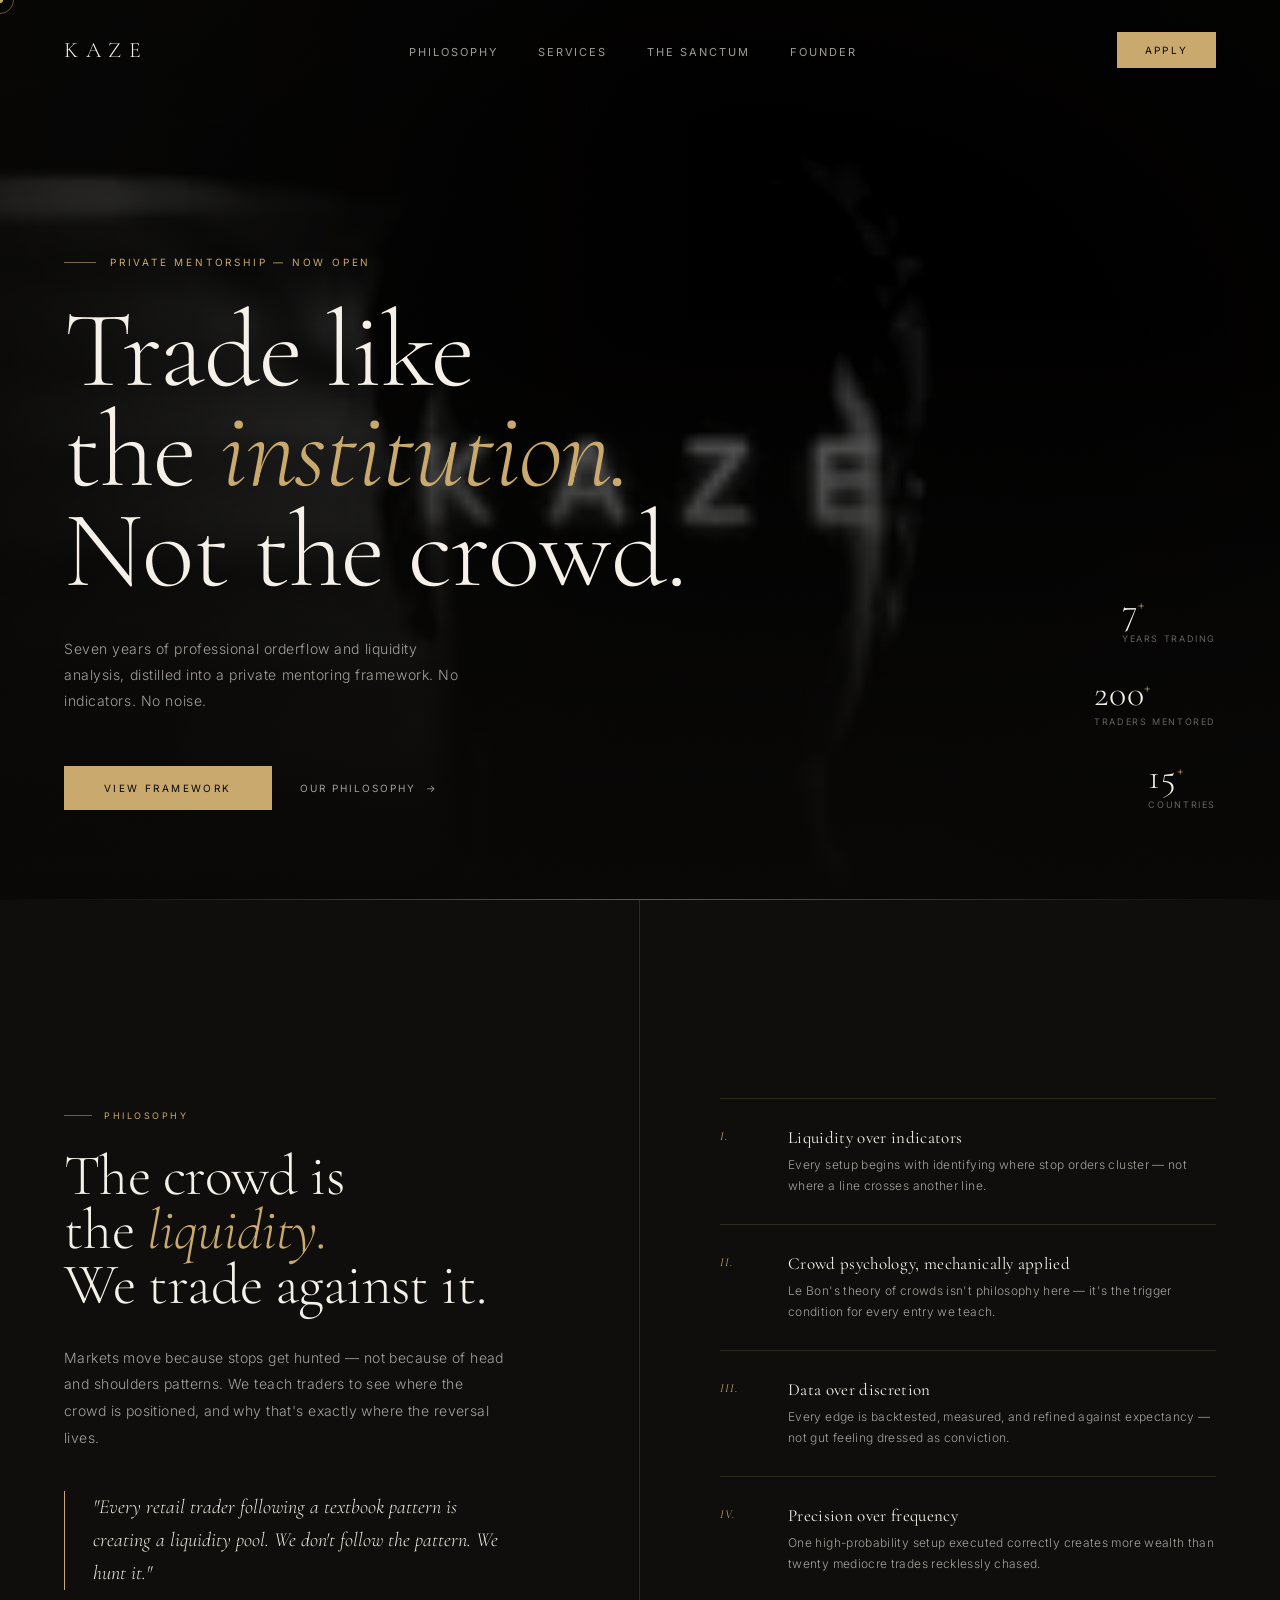
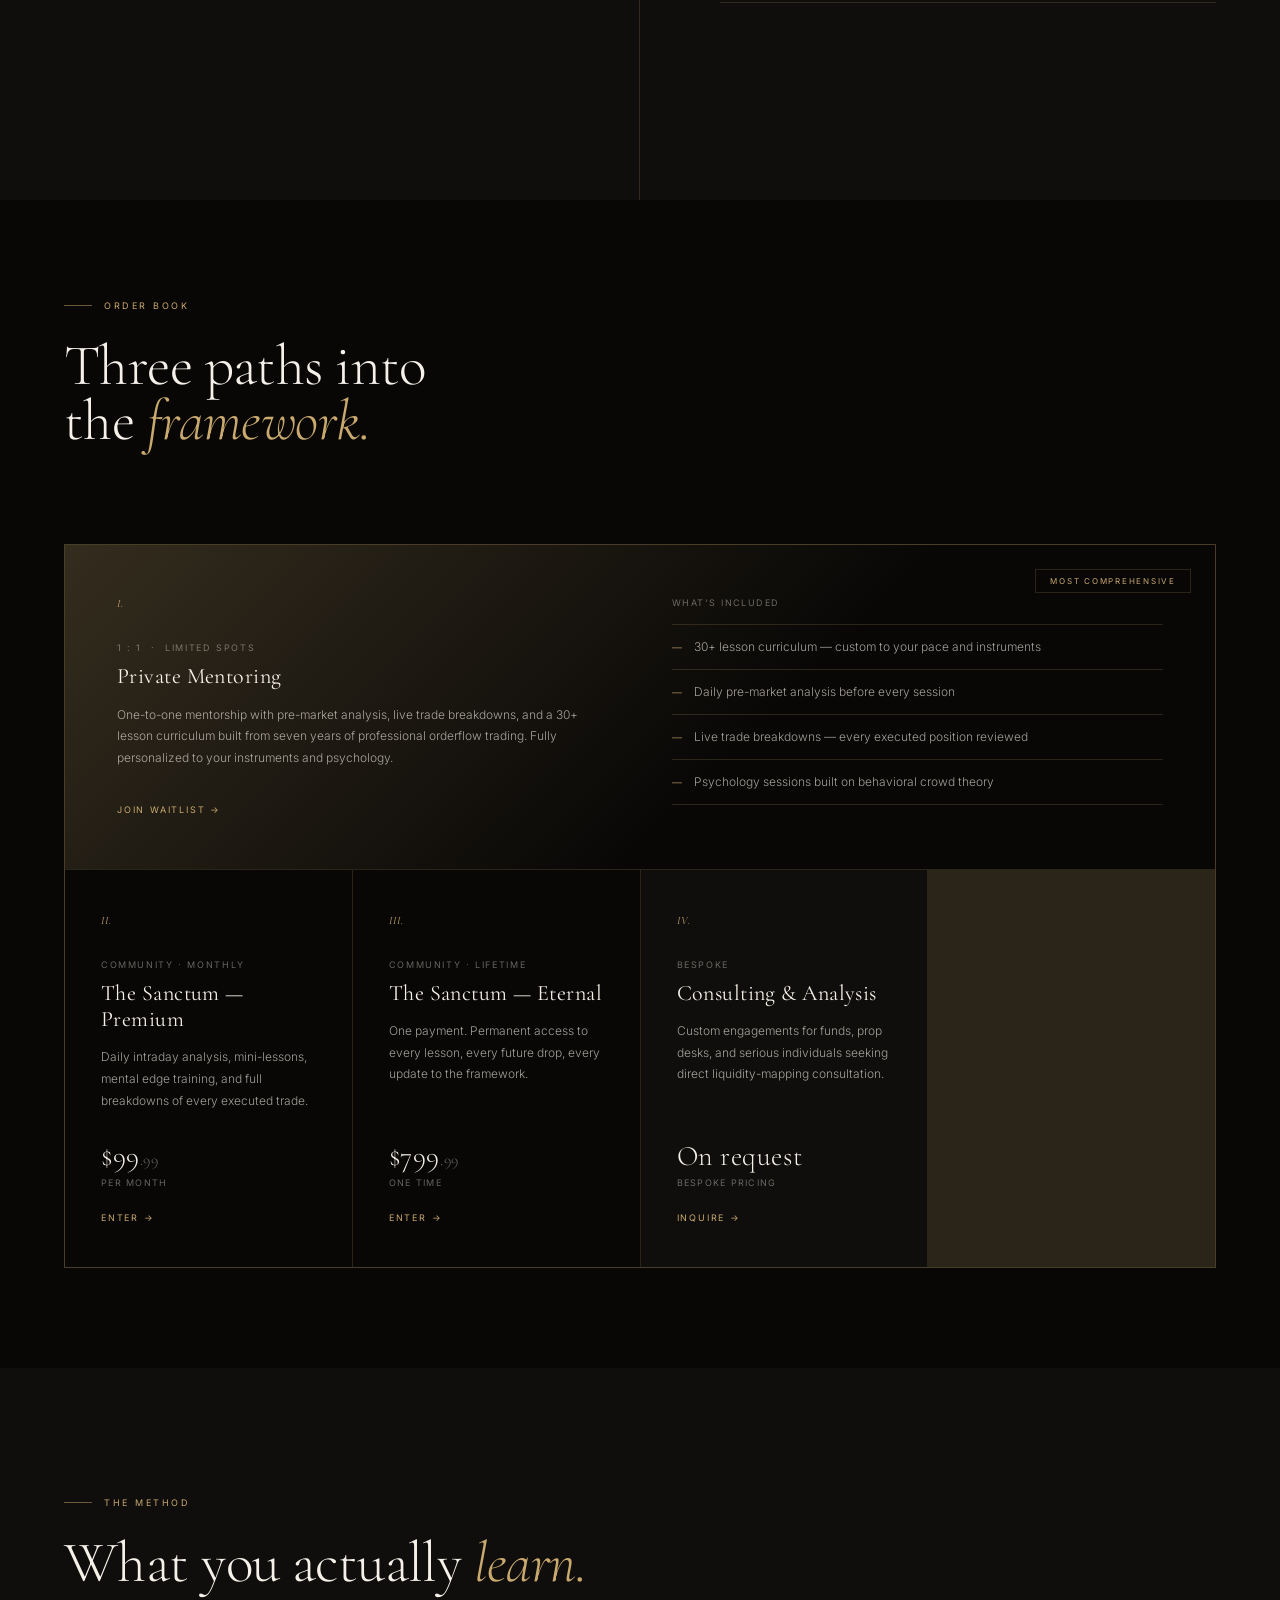
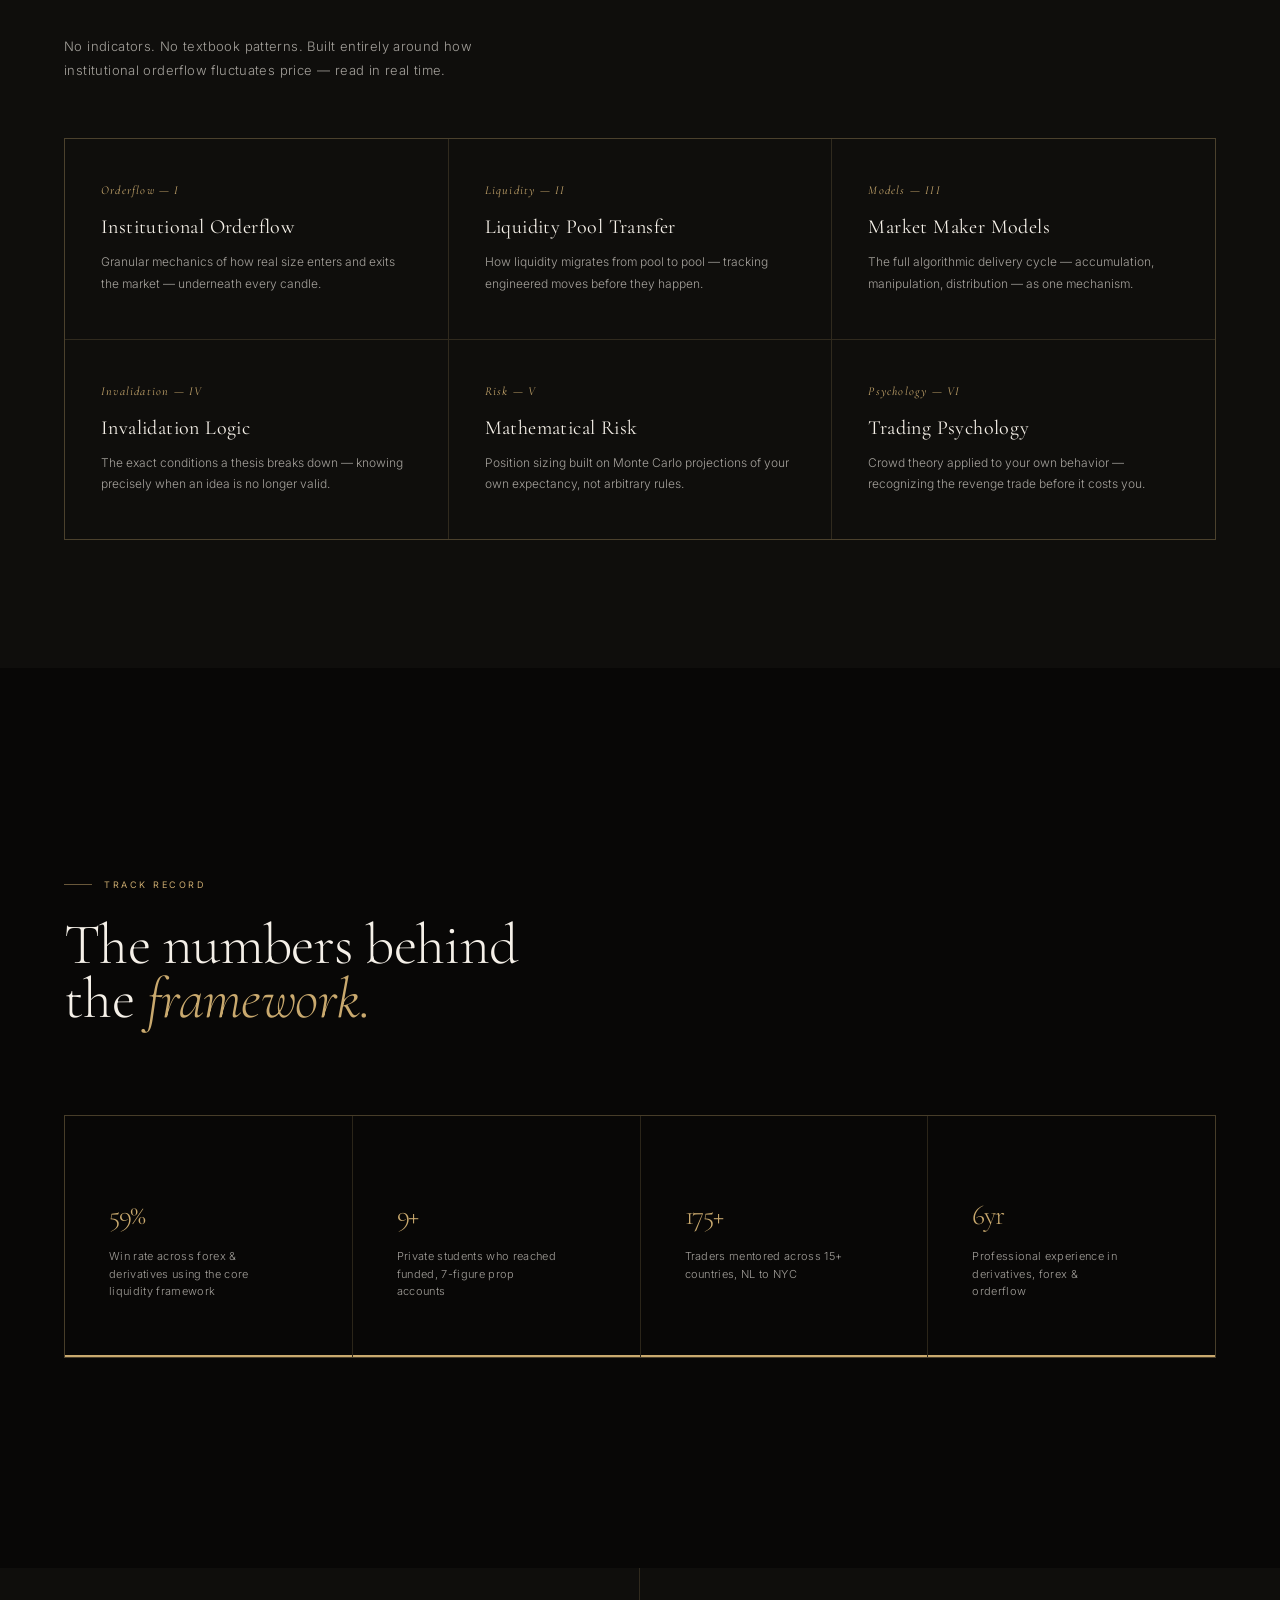
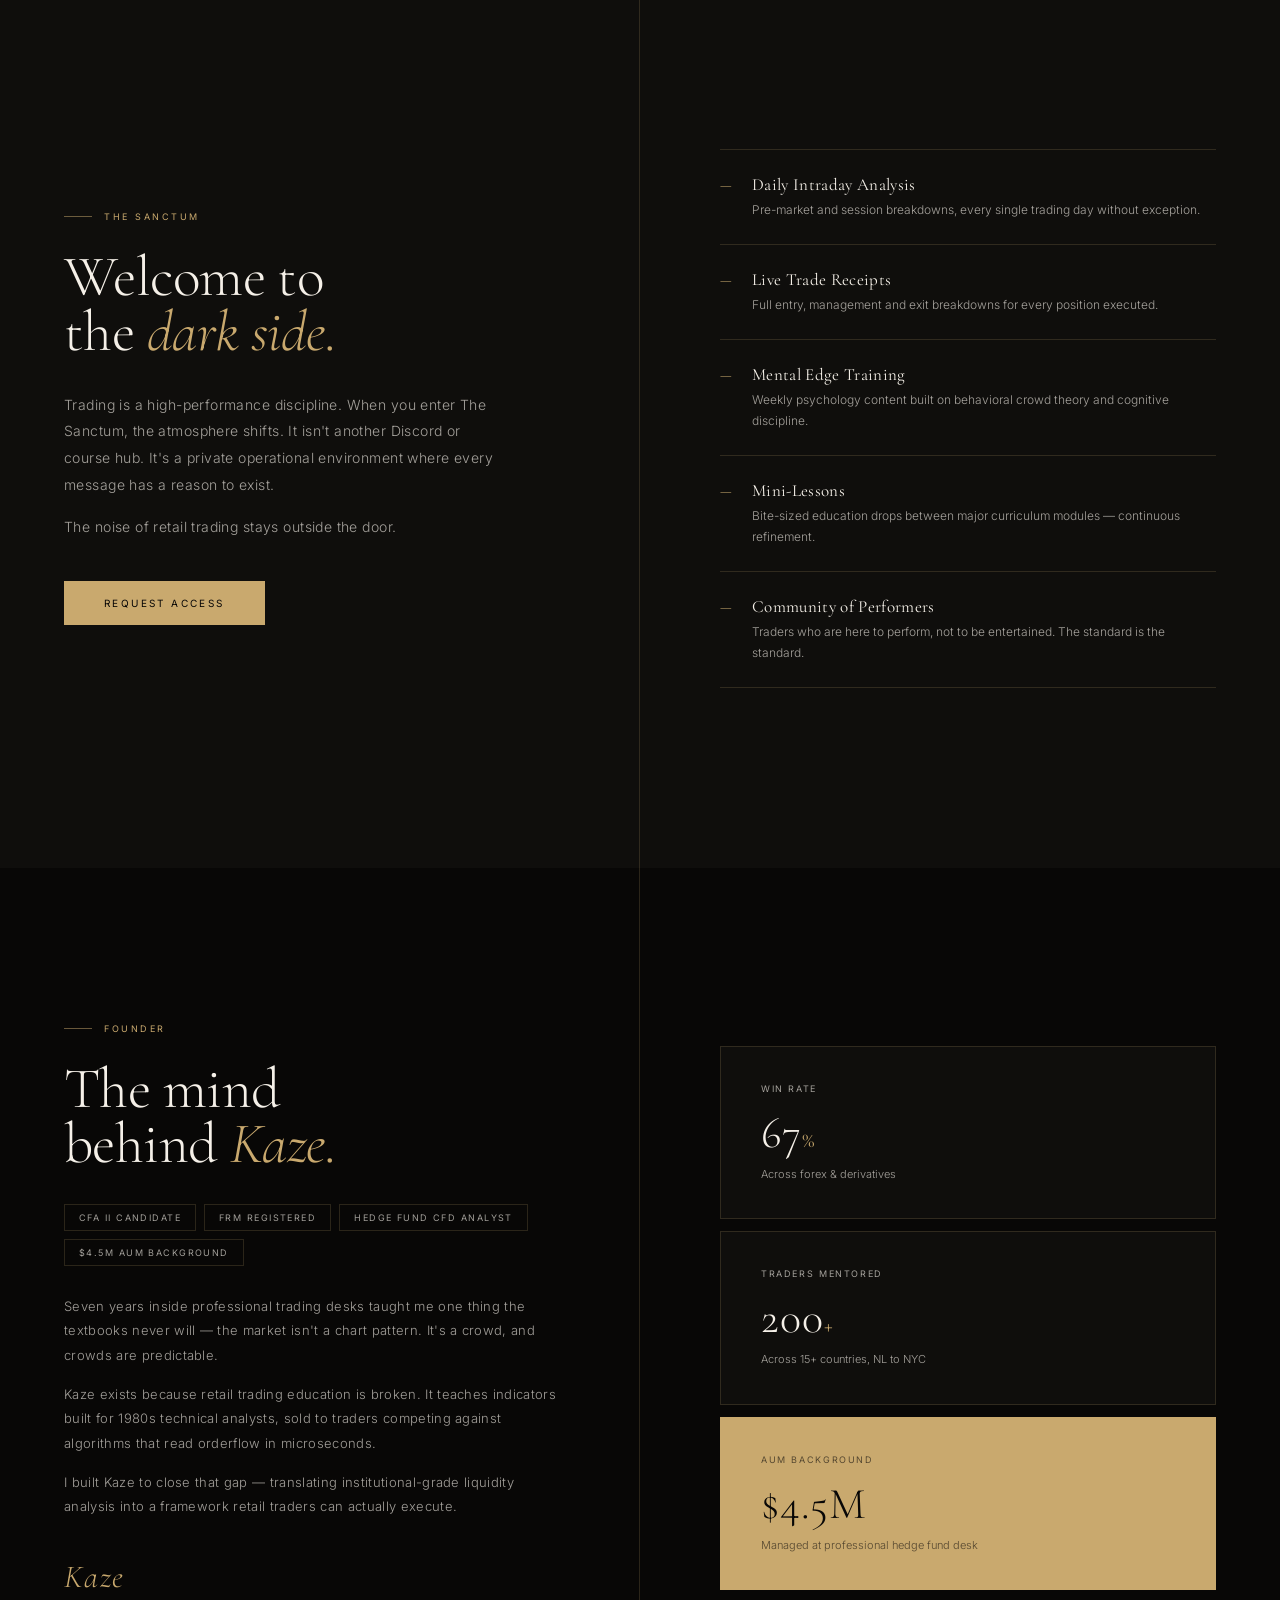
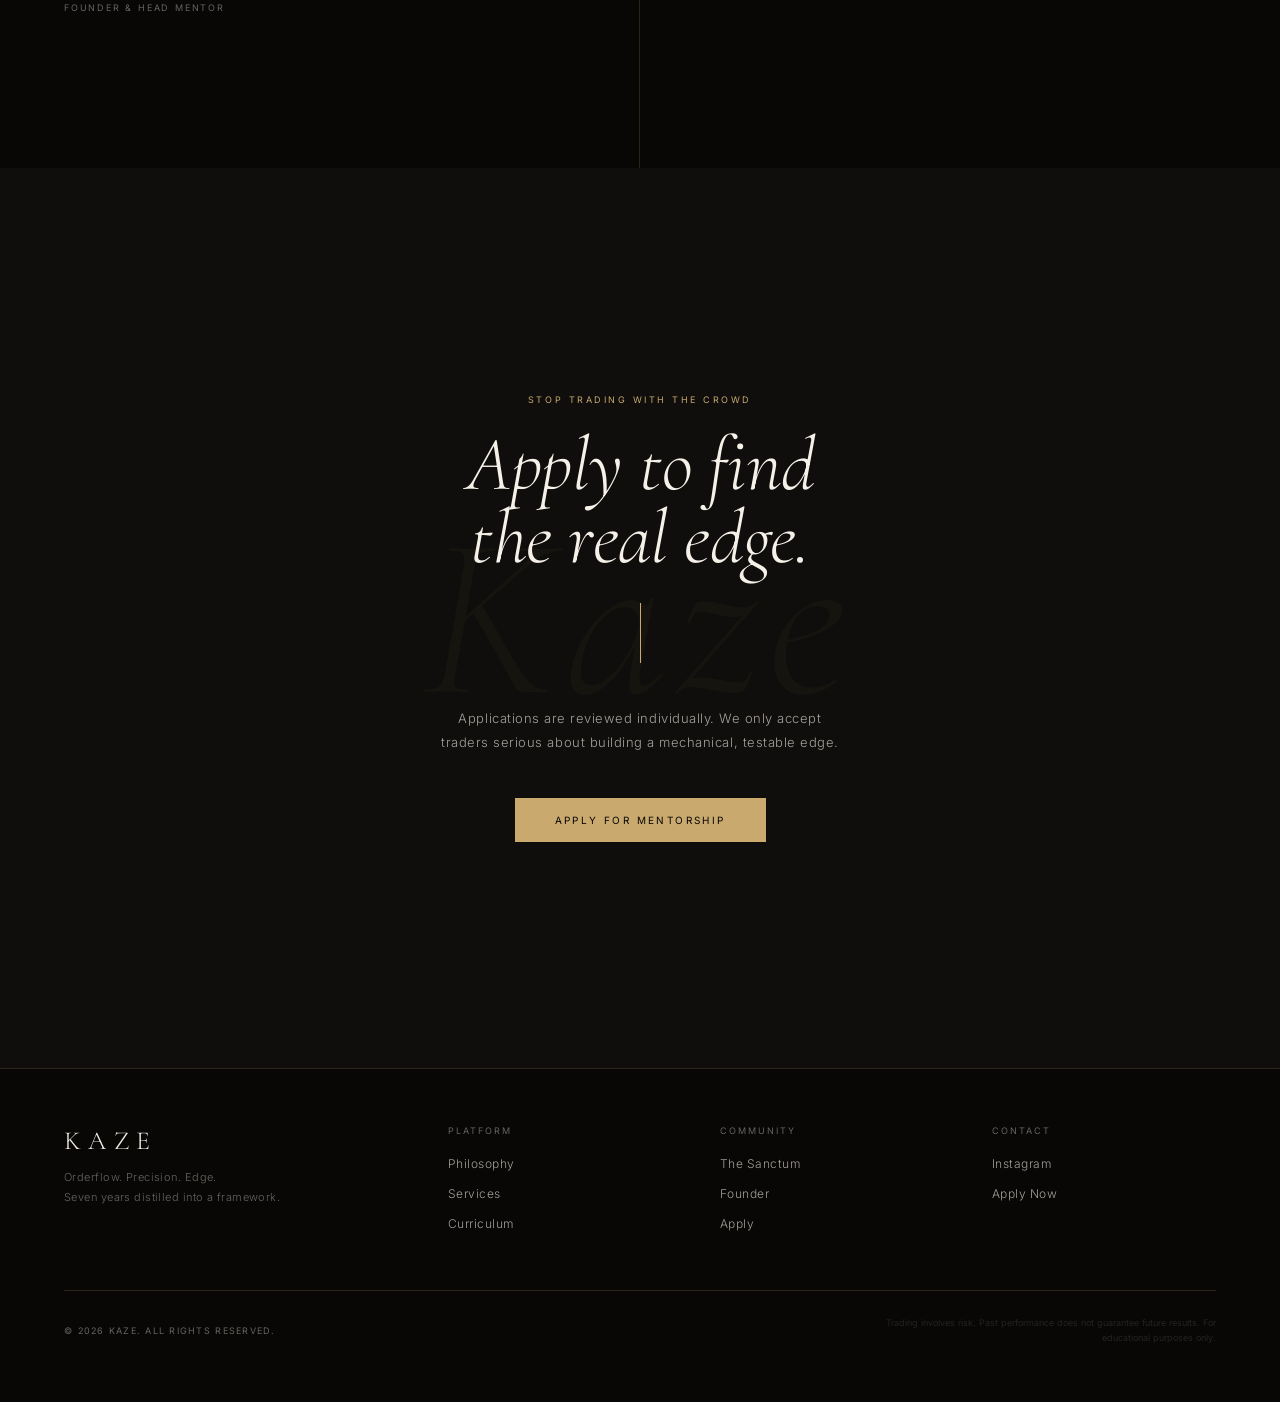
<file: index.html>
<!DOCTYPE html>
<html lang="en">
<head>
<meta charset="UTF-8">
<meta name="viewport" content="width=device-width, initial-scale=1.0">
<title>KAZE</title>
<link href="https://fonts.googleapis.com/css2?family=Cormorant+Garamond:ital,wght@0,300;0,400;0,500;0,600;1,300;1,400;1,500&family=Inter:wght@300;400;500&family=Cormorant:wght@300;400&display=swap" rel="stylesheet">
<link rel="stylesheet" href="style.css">
</head>
<body>

<div id="cur"></div>
<div id="cur-ring"></div>

<!-- NAV -->
<nav id="nav">
  <a href="#hero" class="nav-logo">Kaze</a>
  <ul class="nav-links">
    <li><a href="#philosophy">Philosophy</a></li>
    <li><a href="#services">Services</a></li>
    <li><a href="#cult">The Sanctum</a></li>
    <li><a href="#founder">Founder</a></li>
  </ul>
  <a href="https://instagram.com/kaze_trd" class="nav-cta">Apply</a>
</nav>

<!-- ═══ HERO ═══ -->
<section class="panel" id="hero">
  <div class="hero-bg">
    <img src="hero.png" alt="Kaze">
  </div>
  <div class="hero-vignette"></div>
  <div class="hero-gradient"></div>
  <div class="hero-grain"></div>
  <div class="hero-line"></div>

  <div class="hero-content">
    <div class="hero-pre">Private Mentorship — Now Open</div>
    <h1 class="hero-h1">
      Trade like<br>
      the <em>institution.</em><br>
      Not the crowd.
    </h1>
    <p class="hero-sub">Seven years of professional orderflow and liquidity analysis, distilled into a private mentoring framework. No indicators. No noise.</p>
    <div class="hero-actions">
      <a href="#services" class="btn-gold">View Framework</a>
      <a href="#philosophy" class="btn-text">Our Philosophy <span>→</span></a>
    </div>
  </div>

  <div class="hero-aside">
    <div>
      <div class="h-stat-n">7<sup>+</sup></div>
      <div class="h-stat-l">Years Trading</div>
    </div>
    <div>
      <div class="h-stat-n">200<sup>+</sup></div>
      <div class="h-stat-l">Traders Mentored</div>
    </div>
    <div>
      <div class="h-stat-n">15<sup>+</sup></div>
      <div class="h-stat-l">Countries</div>
    </div>
  </div>
</section>

<!-- ═══ PHILOSOPHY ═══ -->
<section class="panel" id="philosophy">
  <div class="phil-inner">
    <div class="phil-left">
      <div class="sec-eyebrow r">Philosophy</div>
      <h2 class="sec-h r d1">The crowd is<br>the <em>liquidity.</em><br>We trade against it.</h2>
      <p class="sec-body r d2">Markets move because stops get hunted — not because of head and shoulders patterns. We teach traders to see where the crowd is positioned, and why that's exactly where the reversal lives.</p>
      <blockquote class="phil-quote r d3">"Every retail trader following a textbook pattern is creating a liquidity pool. We don't follow the pattern. We hunt it."</blockquote>
    </div>
    <div class="phil-right">
      <div class="pillars r d2">
        <div class="pillar">
          <div class="p-code">I.</div>
          <div>
            <div class="p-name">Liquidity over indicators</div>
            <div class="p-desc">Every setup begins with identifying where stop orders cluster — not where a line crosses another line.</div>
          </div>
        </div>
        <div class="pillar">
          <div class="p-code">II.</div>
          <div>
            <div class="p-name">Crowd psychology, mechanically applied</div>
            <div class="p-desc">Le Bon's theory of crowds isn't philosophy here — it's the trigger condition for every entry we teach.</div>
          </div>
        </div>
        <div class="pillar">
          <div class="p-code">III.</div>
          <div>
            <div class="p-name">Data over discretion</div>
            <div class="p-desc">Every edge is backtested, measured, and refined against expectancy — not gut feeling dressed as conviction.</div>
          </div>
        </div>
        <div class="pillar">
          <div class="p-code">IV.</div>
          <div>
            <div class="p-name">Precision over frequency</div>
            <div class="p-desc">One high-probability setup executed correctly creates more wealth than twenty mediocre trades recklessly chased.</div>
          </div>
        </div>
      </div>
    </div>
  </div>
</section>

<!-- ═══ SERVICES ═══ -->
<section class="panel" id="services">
  <div class="svc-top">
    <div class="sec-eyebrow r">Order Book</div>
    <h2 class="sec-h r d1">Three paths into<br>the <em>framework.</em></h2>
  </div>
  <div class="svc-grid r d2">
    <div class="svc-card feat">
      <div class="feat-badge">Most Comprehensive</div>
      <div>
        <div class="svc-num">I.</div>
        <div class="svc-type">1 : 1 &nbsp;·&nbsp; Limited Spots</div>
        <div class="svc-name">Private Mentoring</div>
        <div class="svc-desc">One-to-one mentorship with pre-market analysis, live trade breakdowns, and a 30+ lesson curriculum built from seven years of professional orderflow trading. Fully personalized to your instruments and psychology.</div>
        <a href="https://instagram.com/kaze_trd" class="svc-link">Join Waitlist →</a>
      </div>
      <div>
        <div style="font-size:9px;letter-spacing:.16em;text-transform:uppercase;color:var(--muted);margin-bottom:8px;">What's included</div>
        <ul class="feat-includes">
          <li>30+ lesson curriculum — custom to your pace and instruments</li>
          <li>Daily pre-market analysis before every session</li>
          <li>Live trade breakdowns — every executed position reviewed</li>
          <li>Psychology sessions built on behavioral crowd theory</li>
        </ul>
      </div>
    </div>
    <div class="svc-card">
      <div class="svc-num">II.</div>
      <div class="svc-type">Community · Monthly</div>
      <div class="svc-name">The Sanctum — Premium</div>
      <div class="svc-desc">Daily intraday analysis, mini-lessons, mental edge training, and full breakdowns of every executed trade.</div>
      <div class="svc-price">$99<span style="font-size:16px;color:var(--muted)">.99</span></div>
      <div class="svc-plabel">per month</div>
      <a href="#cult" class="svc-link">Enter →</a>
    </div>
    <div class="svc-card">
      <div class="svc-num">III.</div>
      <div class="svc-type">Community · Lifetime</div>
      <div class="svc-name">The Sanctum — Eternal</div>
      <div class="svc-desc">One payment. Permanent access to every lesson, every future drop, every update to the framework.</div>
      <div class="svc-price">$799<span style="font-size:16px;color:var(--muted)">.99</span></div>
      <div class="svc-plabel">one time</div>
      <a href="#cult" class="svc-link">Enter →</a>
    </div>
    <div class="svc-card" style="background:var(--black2);">
      <div class="svc-num">IV.</div>
      <div class="svc-type">Bespoke</div>
      <div class="svc-name">Consulting & Analysis</div>
      <div class="svc-desc">Custom engagements for funds, prop desks, and serious individuals seeking direct liquidity-mapping consultation.</div>
      <div class="svc-price">On request</div>
      <div class="svc-plabel">bespoke pricing</div>
      <a href="#cta" class="svc-link">Inquire →</a>
    </div>
  </div>
</section>

<!-- ═══ CURRICULUM ═══ -->
<section class="panel" id="curriculum">
  <div class="sec-eyebrow r">The Method</div>
  <h2 class="sec-h r d1">What you actually <em>learn.</em></h2>
  <p class="r d2" style="font-size:13px;font-weight:300;color:var(--muted2);max-width:480px;line-height:1.85;margin-top:12px;letter-spacing:.03em;">No indicators. No textbook patterns. Built entirely around how institutional orderflow fluctuates price — read in real time.</p>
  <div class="curr-grid r d2">
    <div class="curr-item"><span class="curr-abbr">Orderflow — I</span><div class="curr-name">Institutional Orderflow</div><div class="curr-desc">Granular mechanics of how real size enters and exits the market — underneath every candle.</div></div>
    <div class="curr-item"><span class="curr-abbr">Liquidity — II</span><div class="curr-name">Liquidity Pool Transfer</div><div class="curr-desc">How liquidity migrates from pool to pool — tracking engineered moves before they happen.</div></div>
    <div class="curr-item"><span class="curr-abbr">Models — III</span><div class="curr-name">Market Maker Models</div><div class="curr-desc">The full algorithmic delivery cycle — accumulation, manipulation, distribution — as one mechanism.</div></div>
    <div class="curr-item"><span class="curr-abbr">Invalidation — IV</span><div class="curr-name">Invalidation Logic</div><div class="curr-desc">The exact conditions a thesis breaks down — knowing precisely when an idea is no longer valid.</div></div>
    <div class="curr-item"><span class="curr-abbr">Risk — V</span><div class="curr-name">Mathematical Risk</div><div class="curr-desc">Position sizing built on Monte Carlo projections of your own expectancy, not arbitrary rules.</div></div>
    <div class="curr-item"><span class="curr-abbr">Psychology — VI</span><div class="curr-name">Trading Psychology</div><div class="curr-desc">Crowd theory applied to your own behavior — recognizing the revenge trade before it costs you.</div></div>
  </div>
</section>

<!-- ═══ TRACK RECORD ═══ -->
<section class="panel" id="record">
  <div class="sec-eyebrow r">Track Record</div>
  <h2 class="sec-h r d1">The numbers behind<br>the <em>framework.</em></h2>
  <div class="record-grid r d2">
    <div class="rec-item"><div class="rec-n"><span class="cnt" data-t="67">0</span><span>%</span></div><div class="rec-l">Win rate across forex & derivatives using the core liquidity framework</div></div>
    <div class="rec-item"><div class="rec-n"><span class="cnt" data-t="10">0</span><span>+</span></div><div class="rec-l">Private students who reached funded, 7-figure prop accounts</div></div>
    <div class="rec-item"><div class="rec-n"><span class="cnt" data-t="200">0</span><span>+</span></div><div class="rec-l">Traders mentored across 15+ countries, NL to NYC</div></div>
    <div class="rec-item"><div class="rec-n"><span class="cnt" data-t="7">0</span><span style="font-size:28px;color:var(--gold)">yr</span></div><div class="rec-l">Professional experience in derivatives, forex & orderflow</div></div>
  </div>
</section>

<!-- ═══ SANCTUM / CULT ═══ -->
<section class="panel" id="cult">
  <div class="cult-inner">
    <div class="cult-left">
      <div class="sec-eyebrow r">The Sanctum</div>
      <h2 class="sec-h r d1">Welcome to<br>the <em>dark side.</em></h2>
      <p class="sec-body r d2">Trading is a high-performance discipline. When you enter The Sanctum, the atmosphere shifts. It isn't another Discord or course hub. It's a private operational environment where every message has a reason to exist.</p>
      <p class="sec-body r d3" style="margin-top:16px;">The noise of retail trading stays outside the door.</p>
      <div style="margin-top:40px" class="r d3">
        <a href="#cta" class="btn-gold">Request Access</a>
      </div>
    </div>
    <div class="cult-right r d2">
      <div class="cult-feat">
        <div class="cf-dash">—</div>
        <div>
          <div class="cf-name">Daily Intraday Analysis</div>
          <div class="cf-desc">Pre-market and session breakdowns, every single trading day without exception.</div>
        </div>
      </div>
      <div class="cult-feat">
        <div class="cf-dash">—</div>
        <div>
          <div class="cf-name">Live Trade Receipts</div>
          <div class="cf-desc">Full entry, management and exit breakdowns for every position executed.</div>
        </div>
      </div>
      <div class="cult-feat">
        <div class="cf-dash">—</div>
        <div>
          <div class="cf-name">Mental Edge Training</div>
          <div class="cf-desc">Weekly psychology content built on behavioral crowd theory and cognitive discipline.</div>
        </div>
      </div>
      <div class="cult-feat">
        <div class="cf-dash">—</div>
        <div>
          <div class="cf-name">Mini-Lessons</div>
          <div class="cf-desc">Bite-sized education drops between major curriculum modules — continuous refinement.</div>
        </div>
      </div>
      <div class="cult-feat">
        <div class="cf-dash">—</div>
        <div>
          <div class="cf-name">Community of Performers</div>
          <div class="cf-desc">Traders who are here to perform, not to be entertained. The standard is the standard.</div>
        </div>
      </div>
    </div>
  </div>
</section>

<!-- ═══ FOUNDER ═══ -->
<section class="panel" id="founder">
  <div class="founder-inner">
    <div class="founder-left">
      <div class="sec-eyebrow r">Founder</div>
      <h2 class="sec-h r d1">The mind<br>behind <em>Kaze.</em></h2>
      <div class="cred-list r d2">
        <span class="cred">CFA II Candidate</span>
        <span class="cred">FRM Registered</span>
        <span class="cred">Hedge Fund CFD Analyst</span>
        <span class="cred">$4.5M AUM Background</span>
      </div>
      <p class="founder-bio r d3">Seven years inside professional trading desks taught me one thing the textbooks never will — the market isn't a chart pattern. It's a crowd, and crowds are predictable.</p>
      <p class="founder-bio r">Kaze exists because retail trading education is broken. It teaches indicators built for 1980s technical analysts, sold to traders competing against algorithms that read orderflow in microseconds.</p>
      <p class="founder-bio r d1">I built Kaze to close that gap — translating institutional-grade liquidity analysis into a framework retail traders can actually execute.</p>
      <div class="founder-sig r d2">Kaze</div>
      <div class="founder-role r d3">Founder & Head Mentor</div>
    </div>
    <div class="founder-right r d2">
      <div class="f-card">
        <div class="fc-label">Win Rate</div>
        <div class="fc-n">67<span style="font-size:22px;color:var(--gold)">%</span></div>
        <div class="fc-sub">Across forex & derivatives</div>
      </div>
      <div class="f-card">
        <div class="fc-label">Traders Mentored</div>
        <div class="fc-n">200<span style="font-size:22px;color:var(--gold)">+</span></div>
        <div class="fc-sub">Across 15+ countries, NL to NYC</div>
      </div>
      <div class="f-card gold-card">
        <div class="fc-label">AUM Background</div>
        <div class="fc-n">$4.5M</div>
        <div class="fc-sub">Managed at professional hedge fund desk</div>
      </div>
    </div>
  </div>
</section>

<!-- ═══ CTA ═══ -->
<section class="panel" id="cta">
  <div class="cta-bg-word">Kaze</div>
  <div class="cta-inner">
    <div class="cta-eyebrow r">Stop Trading With The Crowd</div>
    <h2 class="cta-h r d1">Apply to find<br>the real edge.</h2>
    <div class="cta-line r d2"></div>
    <p class="cta-sub r d2">Applications are reviewed individually. We only accept traders serious about building a mechanical, testable edge.</p>
    <a href="https://instagram.com/kaze_trd" class="btn-gold r d3">Apply for Mentorship</a>
  </div>
</section>

<!-- FOOTER -->
<footer>
  <div>
    <div class="f-logo">Kaze</div>
    <div class="f-tagline">Orderflow. Precision. Edge.<br>Seven years distilled into a framework.</div>
  </div>
  <div>
    <div class="f-col-h">Platform</div>
    <ul class="f-links">
      <li><a href="#philosophy">Philosophy</a></li>
      <li><a href="#services">Services</a></li>
      <li><a href="#curriculum">Curriculum</a></li>
    </ul>
  </div>
  <div>
    <div class="f-col-h">Community</div>
    <ul class="f-links">
      <li><a href="#cult">The Sanctum</a></li>
      <li><a href="#founder">Founder</a></li>
      <li><a href="#cta">Apply</a></li>
    </ul>
  </div>
  <div>
    <div class="f-col-h">Contact</div>
    <ul class="f-links">
      <li><a href="https://instagram.com/kaze_trd">Instagram</a></li>
      <li><a href="#cta">Apply Now</a></li>
    </ul>
  </div>
  <div class="f-bottom">
    <div class="f-copy">© 2026 KAZE. All Rights Reserved.</div>
    <div class="f-risk">Trading involves risk. Past performance does not guarantee future results. For educational purposes only.</div>
  </div>
</footer>

<script src="main.js"></script>
</body>
</html>
</file>
<file: style.css>
*,*::before,*::after{margin:0;padding:0;box-sizing:border-box;}
:root{
  --gold:#C9A96E;
  --gold-light:#E8D5A3;
  --gold-dim:rgba(201,169,110,0.15);
  --black:#080706;
  --black2:#0f0e0c;
  --cream:#F5F0E8;
  --cream2:#EDE8DE;
  --text:#F5F0E8;
  --muted:rgba(245,240,232,0.4);
  --muted2:rgba(245,240,232,0.65);
  --border:rgba(201,169,110,0.18);
}
html{scroll-behavior:smooth;scroll-snap-type:y mandatory;}
body{
  background:var(--black);
  color:var(--text);
  font-family:'Inter',sans-serif;
  overflow-x:hidden;
  cursor:none;
}

/* CURSOR */
#cur{position:fixed;width:6px;height:6px;background:var(--gold);border-radius:50%;pointer-events:none;z-index:9999;transform:translate(-50%,-50%);transition:transform .1s;}
#cur-ring{position:fixed;width:28px;height:28px;border:1px solid rgba(201,169,110,0.5);border-radius:50%;pointer-events:none;z-index:9998;transform:translate(-50%,-50%);transition:width .25s,height .25s,border-color .25s,opacity .25s;}
#cur-ring.expand{width:52px;height:52px;border-color:rgba(201,169,110,0.8);}

/* NAV */
#nav{
  position:fixed;top:0;left:0;right:0;z-index:200;
  display:flex;align-items:center;justify-content:space-between;
  padding:32px 64px;
  transition:all .6s ease;
}
#nav.dark{background:rgba(8,7,6,0.92);backdrop-filter:blur(24px);padding:20px 64px;border-bottom:1px solid var(--border);}
.nav-logo{
  font-family:'Cormorant Garamond',serif;
  font-size:22px;font-weight:300;letter-spacing:.35em;
  color:var(--text);text-decoration:none;
  text-transform:uppercase;
}
.nav-links{display:flex;gap:40px;list-style:none;}
.nav-links a{
  font-size:11px;font-weight:400;letter-spacing:.18em;text-transform:uppercase;
  color:var(--muted2);text-decoration:none;transition:color .3s;
}
.nav-links a:hover{color:var(--gold);}
.nav-cta{
  font-size:10px;font-weight:400;letter-spacing:.22em;text-transform:uppercase;
  color:var(--black);background:var(--gold);
  padding:12px 28px;text-decoration:none;
  transition:all .3s;
}
.nav-cta:hover{background:var(--gold-light);}

/* SECTIONS — full screen snap */
.panel{
  position:relative;
  min-height:100vh;
  display:flex;
  scroll-snap-align:start;
  overflow:hidden;
}

/* ═══════════ HERO ═══════════ */
#hero{align-items:flex-end;justify-content:flex-start;}

.hero-bg{
  position:absolute;inset:0;z-index:0;
}
.hero-bg img{
  width:100%;height:100%;
  object-fit:cover;
  object-position:center 20%;
  filter:brightness(0.42) contrast(1.08) saturate(0.9);
  transform:scale(1.04);
  animation:slow-zoom 18s ease-in-out infinite alternate;
}
@keyframes slow-zoom{
  from{transform:scale(1.04);}
  to{transform:scale(1.10);}
}

/* Cinematic overlays */
.hero-vignette{
  position:absolute;inset:0;z-index:1;
  background:radial-gradient(ellipse 90% 90% at 60% 40%, transparent 30%, rgba(8,7,6,0.7) 100%);
}
.hero-gradient{
  position:absolute;inset:0;z-index:2;
  background:
    linear-gradient(to top, rgba(8,7,6,1) 0%, rgba(8,7,6,0.5) 35%, transparent 65%),
    linear-gradient(to right, rgba(8,7,6,0.6) 0%, transparent 55%);
}
.hero-grain{
  position:absolute;inset:0;z-index:3;pointer-events:none;
  background-image:url("data:image/svg+xml,%3Csvg xmlns='http://www.w3.org/2000/svg' width='300' height='300'%3E%3Cfilter id='g'%3E%3CfeTurbulence type='fractalNoise' baseFrequency='0.75' numOctaves='4' stitchTiles='stitch'/%3E%3C/filter%3E%3Crect width='300' height='300' filter='url(%23g)' opacity='1'/%3E%3C/svg%3E");
  opacity:0.04;mix-blend-mode:overlay;
}

/* Gold horizontal line */
.hero-line{
  position:absolute;bottom:0;left:0;right:0;height:1px;
  background:linear-gradient(to right,transparent,var(--gold),transparent);
  z-index:4;opacity:0.5;
}

.hero-content{
  position:relative;z-index:10;
  padding:0 64px 90px;
  max-width:1000px;
}

.hero-pre{
  display:flex;align-items:center;gap:14px;
  font-family:'Inter',sans-serif;
  font-size:10px;font-weight:400;letter-spacing:.28em;text-transform:uppercase;
  color:var(--gold);margin-bottom:32px;
  opacity:0;animation:fadeUp .9s .3s ease forwards;
}
.hero-pre::before{content:'';width:32px;height:1px;background:var(--gold);opacity:0.6;}

.hero-h1{
  font-family:'Cormorant Garamond',serif;
  font-size:clamp(60px,8.5vw,128px);
  font-weight:300;
  line-height:.92;
  letter-spacing:-.01em;
  margin-bottom:36px;
  opacity:0;animation:fadeUp .9s .5s ease forwards;
}
.hero-h1 em{
  font-style:italic;font-weight:300;
  color:var(--gold);
}

.hero-sub{
  font-size:14px;font-weight:300;letter-spacing:.04em;
  color:var(--muted2);line-height:1.85;
  max-width:400px;margin-bottom:52px;
  opacity:0;animation:fadeUp .9s .7s ease forwards;
}

.hero-actions{
  display:flex;align-items:center;gap:28px;
  opacity:0;animation:fadeUp .9s .9s ease forwards;
}
.btn-gold{
  font-size:10px;font-weight:400;letter-spacing:.24em;text-transform:uppercase;
  color:var(--black);background:var(--gold);
  padding:16px 40px;text-decoration:none;
  transition:all .3s;display:inline-block;
}
.btn-gold:hover{background:var(--gold-light);transform:translateY(-1px);}
.btn-text{
  font-size:10px;font-weight:400;letter-spacing:.2em;text-transform:uppercase;
  color:var(--muted2);text-decoration:none;
  display:flex;align-items:center;gap:10px;
  transition:color .3s;
}
.btn-text:hover{color:var(--gold);}
.btn-text span{display:inline-block;transition:transform .25s;}
.btn-text:hover span{transform:translateX(6px);}

/* Side stat column */
.hero-aside{
  position:absolute;right:64px;bottom:90px;z-index:10;
  display:flex;flex-direction:column;gap:32px;align-items:flex-end;
  opacity:0;animation:fadeIn 1s 1.1s ease forwards;
}
.h-stat-n{
  font-family:'Cormorant Garamond',serif;
  font-size:36px;font-weight:300;letter-spacing:.02em;
  color:var(--text);line-height:1;
}
.h-stat-n sup{font-size:16px;color:var(--gold);vertical-align:super;}
.h-stat-l{font-size:9px;letter-spacing:.18em;text-transform:uppercase;color:var(--muted);margin-top:4px;text-align:right;}

@keyframes fadeUp{from{opacity:0;transform:translateY(24px);}to{opacity:1;transform:none;}}
@keyframes fadeIn{from{opacity:0;}to{opacity:1;}}

/* ═══════════ PHILOSOPHY ═══════════ */
#philosophy{background:var(--black2);align-items:stretch;}
.phil-inner{
  display:grid;grid-template-columns:1fr 1fr;
  width:100%;
}
.phil-left{
  padding:120px 80px 120px 64px;
  display:flex;flex-direction:column;justify-content:center;
  border-right:1px solid var(--border);
}
.phil-right{
  padding:120px 64px 120px 80px;
  display:flex;flex-direction:column;justify-content:center;
}
.sec-eyebrow{
  font-size:9px;letter-spacing:.28em;text-transform:uppercase;
  color:var(--gold);margin-bottom:28px;
  display:flex;align-items:center;gap:12px;
}
.sec-eyebrow::before{content:'';width:28px;height:1px;background:var(--gold);opacity:.5;}
.sec-h{
  font-family:'Cormorant Garamond',serif;
  font-size:clamp(40px,4.5vw,68px);
  font-weight:300;letter-spacing:-.01em;line-height:.95;
  margin-bottom:32px;
}
.sec-h em{font-style:italic;color:var(--gold);}
.sec-body{
  font-size:14px;font-weight:300;letter-spacing:.03em;
  color:var(--muted2);line-height:1.9;
  max-width:440px;
}
.phil-quote{
  font-family:'Cormorant Garamond',serif;
  font-size:20px;font-weight:300;font-style:italic;
  line-height:1.65;color:var(--cream2);
  border-left:1px solid var(--gold);
  padding-left:28px;margin-top:40px;
  max-width:440px;
}
.pillars{margin-top:0;}
.pillar{
  padding:28px 0;
  border-bottom:1px solid var(--border);
  display:grid;grid-template-columns:52px 1fr;gap:16px;
  transition:all .25s;cursor:default;
}
.pillar:first-child{border-top:1px solid var(--border);}
.pillar:hover{padding-left:8px;}
.p-code{
  font-family:'Cormorant Garamond',serif;
  font-size:12px;font-style:italic;color:var(--gold);
  padding-top:2px;letter-spacing:.08em;
}
.p-name{
  font-family:'Cormorant Garamond',serif;
  font-size:17px;font-weight:400;margin-bottom:6px;
  letter-spacing:.02em;
}
.p-desc{font-size:12px;font-weight:300;color:var(--muted2);line-height:1.75;letter-spacing:.03em;}

/* ═══════════ SERVICES ═══════════ */
#services{background:var(--black);flex-direction:column;justify-content:center;padding:100px 64px;}
.svc-top{margin-bottom:64px;}
.svc-grid{
  display:grid;grid-template-columns:repeat(4,1fr);
  gap:1px;background:var(--border);
  border:1px solid var(--border);
}
.svc-card{
  background:var(--black);padding:44px 36px;
  display:flex;flex-direction:column;
  position:relative;overflow:hidden;
  transition:background .4s;
}
.svc-card::before{
  content:'';position:absolute;top:0;left:0;right:0;height:1px;
  background:linear-gradient(to right,transparent,var(--gold),transparent);
  transform:scaleX(0);transition:transform .5s ease;
}
.svc-card:hover{background:var(--black2);}
.svc-card:hover::before{transform:scaleX(1);}
.svc-num{
  font-family:'Cormorant Garamond',serif;
  font-size:11px;font-style:italic;color:var(--gold);
  letter-spacing:.1em;margin-bottom:32px;
}
.svc-type{font-size:9px;letter-spacing:.18em;text-transform:uppercase;color:var(--muted);margin-bottom:10px;}
.svc-name{
  font-family:'Cormorant Garamond',serif;
  font-size:22px;font-weight:400;letter-spacing:.02em;
  line-height:1.2;margin-bottom:14px;
}
.svc-desc{font-size:12px;font-weight:300;color:var(--muted2);line-height:1.8;flex:1;margin-bottom:28px;}
.svc-price{
  font-family:'Cormorant Garamond',serif;
  font-size:28px;font-weight:300;letter-spacing:.02em;
  margin-bottom:4px;
}
.svc-plabel{font-size:9px;letter-spacing:.14em;text-transform:uppercase;color:var(--muted);margin-bottom:24px;}
.svc-link{
  font-size:9px;letter-spacing:.2em;text-transform:uppercase;
  color:var(--gold);text-decoration:none;
  display:inline-flex;align-items:center;gap:8px;
  transition:gap .25s,color .25s;
}
.svc-link:hover{gap:14px;color:var(--gold-light);}

/* Featured */
.svc-card.feat{
  grid-column:1/-1;
  display:grid;grid-template-columns:1fr 1fr;
  gap:64px;padding:52px 52px;
  background:linear-gradient(135deg,rgba(201,169,110,0.06) 0%,var(--black) 60%);
}
.feat-badge{
  position:absolute;top:24px;right:24px;
  font-size:8px;letter-spacing:.22em;text-transform:uppercase;
  color:var(--gold);border:1px solid var(--border);
  padding:6px 14px;
}
.feat-includes{list-style:none;margin-top:16px;}
.feat-includes li{
  font-size:12px;font-weight:300;color:var(--muted2);
  padding:13px 0;border-bottom:1px solid var(--border);
  display:flex;align-items:flex-start;gap:12px;line-height:1.5;
}
.feat-includes li:first-child{border-top:1px solid var(--border);}
.feat-includes li::before{content:'—';color:var(--gold);flex-shrink:0;font-size:10px;margin-top:2px;}

/* ═══════════ CURRICULUM ═══════════ */
#curriculum{background:var(--black2);flex-direction:column;justify-content:center;padding:100px 64px;}
.curr-grid{
  display:grid;grid-template-columns:repeat(3,1fr);
  gap:1px;background:var(--border);
  border:1px solid var(--border);
  margin-top:56px;
}
.curr-item{
  background:var(--black2);padding:44px 36px;
  transition:background .3s;
}
.curr-item:hover{background:var(--black);}
.curr-abbr{
  font-family:'Cormorant Garamond',serif;
  font-size:12px;font-style:italic;color:var(--gold);
  letter-spacing:.1em;margin-bottom:18px;display:block;
}
.curr-name{
  font-family:'Cormorant Garamond',serif;
  font-size:20px;font-weight:400;
  margin-bottom:12px;letter-spacing:.02em;
}
.curr-desc{font-size:12px;font-weight:300;color:var(--muted2);line-height:1.8;}

/* ═══════════ TRACK RECORD ═══════════ */
#record{
  background:var(--black);
  flex-direction:column;justify-content:center;
  padding:100px 64px;
}
.record-grid{
  display:grid;grid-template-columns:repeat(4,1fr);
  gap:1px;background:var(--border);
  border:1px solid var(--border);
  margin-top:56px;
}
.rec-item{background:var(--black);padding:56px 44px;position:relative;overflow:hidden;}
.rec-item::after{
  content:'';position:absolute;bottom:0;left:0;
  height:2px;background:var(--gold);
  width:0;transition:width 1.4s cubic-bezier(.16,1,.3,1);
}
.rec-item.lit::after{width:100%;}
.rec-n{
  font-family:'Cormorant Garamond',serif;
  font-size:64px;font-weight:300;letter-spacing:-.02em;
  line-height:1;margin-bottom:12px;
  color:var(--text);
}
.rec-n span{font-size:28px;color:var(--gold);}
.rec-l{font-size:11px;font-weight:300;color:var(--muted2);line-height:1.6;letter-spacing:.03em;max-width:160px;}

/* ═══════════ CULT / SANCTUM ═══════════ */
#cult{background:var(--black2);align-items:stretch;}
.cult-inner{display:grid;grid-template-columns:1fr 1fr;width:100%;}
.cult-left{
  padding:120px 80px 120px 64px;
  display:flex;flex-direction:column;justify-content:center;
  border-right:1px solid var(--border);
}
.cult-right{
  display:flex;flex-direction:column;justify-content:center;
  padding:120px 64px 120px 80px;gap:0;
}
.cult-feat{
  padding:24px 0;border-bottom:1px solid var(--border);
  display:flex;gap:20px;align-items:flex-start;
}
.cult-feat:first-of-type{border-top:1px solid var(--border);margin-top:0;}
.cf-dash{color:var(--gold);font-family:'Cormorant Garamond',serif;font-size:14px;margin-top:2px;flex-shrink:0;}
.cf-name{
  font-family:'Cormorant Garamond',serif;
  font-size:17px;font-weight:400;margin-bottom:4px;letter-spacing:.02em;
}
.cf-desc{font-size:12px;font-weight:300;color:var(--muted2);line-height:1.75;}

/* ═══════════ FOUNDER ═══════════ */
#founder{background:var(--black);align-items:stretch;}
.founder-inner{display:grid;grid-template-columns:1fr 1fr;width:100%;}
.founder-left{
  padding:120px 80px 120px 64px;
  display:flex;flex-direction:column;justify-content:center;
  border-right:1px solid var(--border);
}
.founder-right{
  padding:120px 64px 120px 80px;
  display:flex;flex-direction:column;justify-content:center;
  gap:12px;
}
.cred-list{display:flex;flex-wrap:wrap;gap:8px;margin-bottom:28px;}
.cred{
  font-size:9px;letter-spacing:.16em;text-transform:uppercase;
  color:var(--muted2);border:1px solid var(--border);
  padding:7px 14px;
}
.founder-bio{font-size:13px;font-weight:300;color:var(--muted2);line-height:1.9;margin-bottom:14px;letter-spacing:.025em;}
.founder-sig{
  font-family:'Cormorant Garamond',serif;
  font-size:32px;font-weight:300;font-style:italic;
  color:var(--gold);margin-top:24px;letter-spacing:.04em;
}
.founder-role{font-size:9px;letter-spacing:.2em;text-transform:uppercase;color:var(--muted);margin-top:6px;}
.f-card{
  background:var(--black2);border:1px solid var(--border);
  padding:36px 40px;
}
.f-card.gold-card{background:var(--gold);border-color:var(--gold);}
.fc-label{font-size:9px;letter-spacing:.18em;text-transform:uppercase;color:var(--muted2);margin-bottom:12px;}
.gold-card .fc-label{color:rgba(8,7,6,0.6);}
.fc-n{
  font-family:'Cormorant Garamond',serif;
  font-size:44px;font-weight:300;letter-spacing:.02em;
}
.gold-card .fc-n{color:var(--black);}
.fc-sub{font-size:11px;font-weight:300;color:var(--muted2);margin-top:6px;line-height:1.5;}
.gold-card .fc-sub{color:rgba(8,7,6,0.6);}

/* ═══════════ CTA ═══════════ */
#cta{
  background:var(--black2);
  align-items:center;justify-content:center;
  flex-direction:column;text-align:center;
  position:relative;
}
.cta-bg-word{
  position:absolute;inset:0;display:flex;align-items:center;justify-content:center;
  pointer-events:none;
  font-family:'Cormorant Garamond',serif;
  font-size:clamp(120px,18vw,280px);font-weight:300;font-style:italic;
  color:rgba(201,169,110,0.04);letter-spacing:.05em;
  user-select:none;
}
.cta-inner{position:relative;z-index:2;max-width:680px;padding:64px;}
.cta-eyebrow{
  font-size:9px;letter-spacing:.28em;text-transform:uppercase;
  color:var(--gold);margin-bottom:24px;
}
.cta-h{
  font-family:'Cormorant Garamond',serif;
  font-size:clamp(44px,6vw,90px);
  font-weight:300;font-style:italic;
  line-height:.95;letter-spacing:-.01em;
  margin-bottom:28px;
}
.cta-sub{
  font-size:13px;font-weight:300;letter-spacing:.04em;
  color:var(--muted2);line-height:1.8;
  max-width:400px;margin:0 auto 44px;
}
.cta-line{
  width:1px;height:60px;background:var(--gold);
  opacity:0.4;margin:0 auto 44px;
}

/* ═══════════ FOOTER ═══════════ */
footer{
  background:var(--black);
  border-top:1px solid var(--border);
  padding:56px 64px;
  display:grid;grid-template-columns:1.5fr 1fr 1fr 1fr;
  gap:48px;align-items:start;
  scroll-snap-align:start;
}
.f-logo{
  font-family:'Cormorant Garamond',serif;
  font-size:26px;font-weight:300;letter-spacing:.28em;
  text-transform:uppercase;margin-bottom:12px;
}
.f-tagline{font-size:11px;font-weight:300;color:var(--muted);line-height:1.8;letter-spacing:.04em;}
.f-col-h{font-size:9px;letter-spacing:.22em;text-transform:uppercase;color:var(--muted);margin-bottom:16px;}
.f-links{list-style:none;}
.f-links li{margin-bottom:10px;}
.f-links a{font-size:12px;font-weight:300;color:var(--muted2);text-decoration:none;letter-spacing:.04em;transition:color .25s;}
.f-links a:hover{color:var(--gold);}
.f-bottom{
  grid-column:1/-1;padding-top:24px;border-top:1px solid var(--border);
  display:flex;justify-content:space-between;align-items:center;
}
.f-copy{font-size:9px;letter-spacing:.14em;text-transform:uppercase;color:var(--muted);}
.f-risk{font-size:9px;color:rgba(245,240,232,.12);max-width:360px;text-align:right;line-height:1.7;}

/* REVEAL */
.r{opacity:0;transform:translateY(22px);transition:opacity .8s ease,transform .8s ease;}
.r.on{opacity:1;transform:none;}
.d1{transition-delay:.1s}.d2{transition-delay:.2s}.d3{transition-delay:.3s}.d4{transition-delay:.4s}

@media(max-width:900px){
  #nav{padding:20px 24px;}
  .nav-links{display:none;}
  .panel{min-height:auto;scroll-snap-align:none;}
  html{scroll-snap-type:none;}
  .hero-content{padding:0 24px 70px;}
  .hero-aside{display:none;}
  .phil-inner,.cult-inner,.founder-inner{grid-template-columns:1fr;}
  .phil-left,.phil-right,.cult-left,.cult-right,.founder-left,.founder-right{padding:60px 24px;border:none;}
  .phil-left{border-bottom:1px solid var(--border);}
  .cult-left{border-bottom:1px solid var(--border);}
  .founder-left{border-bottom:1px solid var(--border);}
  #services,#curriculum,#record,#cta{padding:70px 24px;}
  .svc-grid,.record-grid{grid-template-columns:1fr;}
  .svc-card.feat{grid-column:1;grid-template-columns:1fr;gap:32px;}
  .curr-grid{grid-template-columns:1fr;}
  footer{grid-template-columns:1fr 1fr;padding:40px 24px;}
}

/* ═══════════ TABLET (768px) ═══════════ */
@media(max-width:768px){
  /* NAV */
  #nav{padding:16px 20px;}
  .nav-links{display:none;}
  .nav-cta{padding:10px 20px;font-size:9px;}

  /* HERO */
  #hero{min-height:100svh;}
  .hero-content{padding:0 20px 60px;padding-top:50vh;}
  .hero-h1{font-size:clamp(42px,10vw,64px);line-height:.95;}
  .hero-sub{font-size:13px;max-width:100%;}
  .hero-aside{display:none;}
  .hero-pre{font-size:9px;margin-bottom:20px;}
  .btn-gold{padding:14px 28px;font-size:9px;}

  /* PANELS */
  .panel{min-height:auto;scroll-snap-align:none;}
  html{scroll-snap-type:none;}

  /* PHILOSOPHY */
  .phil-inner{grid-template-columns:1fr;display:flex;flex-direction:column;}
  .phil-left{padding:64px 20px 40px;border-right:none;border-bottom:1px solid var(--border);}
  .phil-right{padding:40px 20px 64px;}
  .phil-quote{font-size:17px;padding-left:18px;margin-top:28px;}
  .sec-h{font-size:clamp(32px,8vw,52px);}
  .pillar{grid-template-columns:36px 1fr;gap:12px;padding:20px 0;}
  .p-name{font-size:15px;}

  /* SERVICES */
  #services{padding:64px 20px;}
  .svc-grid{grid-template-columns:1fr;}
  .svc-card.feat{grid-column:1;grid-template-columns:1fr;gap:28px;padding:36px 24px;}
  .svc-card{padding:32px 24px;}
  .feat-badge{top:16px;right:16px;font-size:7px;}
  .svc-name{font-size:20px;}
  .svc-price{font-size:24px;}

  /* CURRICULUM */
  #curriculum{padding:64px 20px;}
  .curr-grid{grid-template-columns:1fr;}
  .curr-item{padding:32px 24px;}
  .curr-name{font-size:18px;}

  /* RECORD */
  #record{padding:64px 20px;}
  .record-grid{grid-template-columns:1fr 1fr;}
  .rec-item{padding:36px 24px;}
  .rec-n{font-size:48px;}
  .rec-n span{font-size:22px;}

  /* CULT */
  .cult-inner{grid-template-columns:1fr;display:flex;flex-direction:column;}
  .cult-left{padding:64px 20px 40px;border-right:none;border-bottom:1px solid var(--border);}
  .cult-right{padding:40px 20px 64px;}
  .cf-name{font-size:15px;}

  /* FOUNDER */
  .founder-inner{grid-template-columns:1fr;display:flex;flex-direction:column;}
  .founder-left{padding:64px 20px 40px;border-right:none;border-bottom:1px solid var(--border);}
  .founder-right{padding:40px 20px 64px;gap:10px;}
  .f-card{padding:28px 24px;}
  .fc-n{font-size:36px;}
  .founder-sig{font-size:26px;}
  .cred{font-size:8px;padding:6px 10px;}

  /* CTA */
  #cta{padding:80px 20px;min-height:auto;}
  .cta-inner{padding:0;}
  .cta-h{font-size:clamp(36px,9vw,56px);}
  .cta-bg-word{font-size:clamp(80px,22vw,160px);}

  /* FOOTER */
  footer{grid-template-columns:1fr 1fr;padding:40px 20px;gap:28px;}
  .f-logo{font-size:20px;}
  .f-bottom{flex-direction:column;gap:10px;text-align:center;}
  .f-risk{text-align:center;max-width:100%;}
}

/* ═══════════ MOBILE (480px) ═══════════ */
@media(max-width:480px){
  /* HERO */
  .hero-h1{font-size:clamp(36px,11vw,52px);}
  .hero-content{padding:0 16px 52px;padding-top:45vh;}
  .hero-actions{flex-direction:column;align-items:flex-start;gap:18px;}

  /* NAV */
  #nav{padding:14px 16px;}
  .nav-logo{font-size:18px;letter-spacing:.25em;}

  /* PHILOSOPHY */
  .phil-left{padding:52px 16px 36px;}
  .phil-right{padding:32px 16px 52px;}
  .sec-h{font-size:clamp(28px,9vw,42px);}
  .sec-body{font-size:13px;}
  .phil-quote{font-size:15px;}

  /* SERVICES */
  #services{padding:52px 16px;}
  .svc-card.feat{padding:28px 16px;}
  .svc-card{padding:28px 16px;}
  .svc-name{font-size:18px;}
  .feat-includes li{font-size:11px;}

  /* CURRICULUM */
  #curriculum{padding:52px 16px;}
  .curr-item{padding:28px 16px;}

  /* RECORD */
  #record{padding:52px 16px;}
  .record-grid{grid-template-columns:1fr;}
  .rec-item{padding:32px 16px;}
  .rec-n{font-size:56px;}

  /* CULT */
  .cult-left{padding:52px 16px 32px;}
  .cult-right{padding:32px 16px 52px;}

  /* FOUNDER */
  .founder-left{padding:52px 16px 32px;}
  .founder-right{padding:32px 16px 52px;}
  .cred-list{gap:6px;}
  .cred{font-size:7px;padding:5px 8px;}

  /* CTA */
  #cta{padding:64px 16px;}
  .cta-h{font-size:clamp(30px,10vw,44px);}
  .cta-sub{font-size:12px;}
  .cta-line{height:40px;margin-bottom:28px;}

  /* FOOTER */
  footer{grid-template-columns:1fr;padding:36px 16px;gap:24px;}
  .f-bottom{padding-top:16px;}
}

/* ═══════════ HAMBURGER & MOBILE MENU ═══════════ */
.nav-burger{
  display:none;
  flex-direction:column;justify-content:center;gap:6px;
  background:none;border:none;cursor:none;padding:4px;
  width:28px;height:28px;
}
.nav-burger span{
  display:block;width:100%;height:1px;
  background:var(--text);transition:all .3s ease;
  transform-origin:center;
}
.nav-burger.open span:first-child{transform:translateY(7px) rotate(45deg);}
.nav-burger.open span:last-child{transform:translateY(-7px) rotate(-45deg);}

.mob-menu{
  position:fixed;inset:0;z-index:150;
  background:rgba(8,7,6,0.98);backdrop-filter:blur(20px);
  display:flex;align-items:center;justify-content:center;
  opacity:0;pointer-events:none;
  transition:opacity .4s ease;
}
.mob-menu.open{opacity:1;pointer-events:all;}
.mob-menu ul{list-style:none;text-align:center;}
.mob-menu ul li{margin-bottom:32px;}
.mob-menu ul a{
  font-family:'Cormorant Garamond',serif;
  font-size:clamp(32px,8vw,52px);font-weight:300;font-style:italic;
  color:var(--text);text-decoration:none;letter-spacing:.04em;
  transition:color .25s;
}
.mob-menu ul a:hover{color:var(--gold);}
.mob-menu .mob-apply{
  font-family:'Inter',sans-serif;
  font-size:11px !important;font-style:normal !important;
  letter-spacing:.22em;text-transform:uppercase;
  color:var(--black) !important;background:var(--gold);
  padding:14px 36px;
}

@media(max-width:768px){
  .nav-burger{display:flex;}
  .nav-cta{display:none;}
}
</file>
